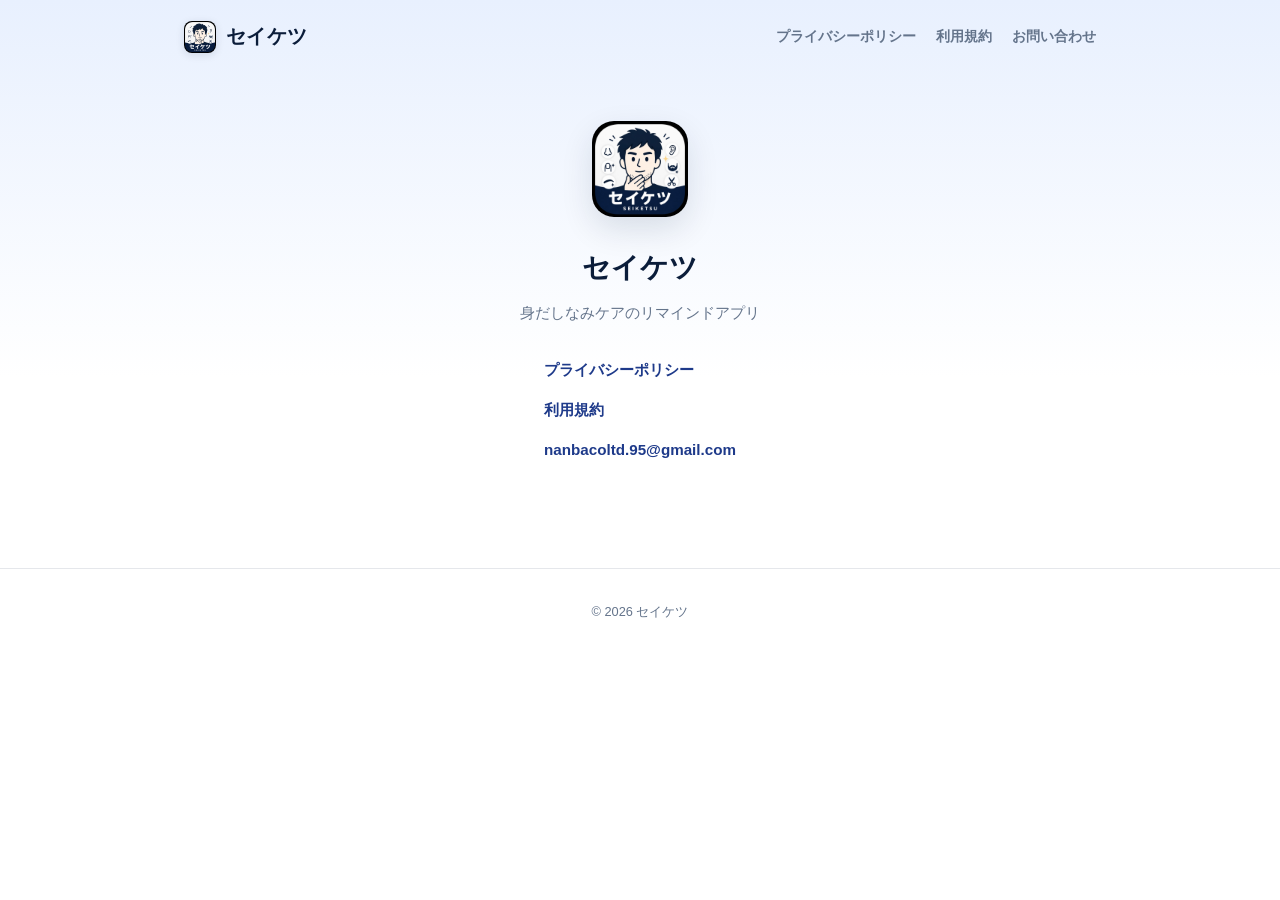
<file: app-store-lp/index.html>
<!DOCTYPE html>
<html lang="ja">
<head>
  <meta charset="UTF-8">
  <meta name="viewport" content="width=device-width, initial-scale=1">
  <title>セイケツ</title>
  <link rel="stylesheet" href="styles.css">
  <link rel="icon" href="images/app-icon.png" type="image/png">
</head>
<body>
  <header class="site-header">
    <a class="logo logo-with-icon" href="index.html">
      <img src="images/app-icon.png" alt="" width="32" height="32" class="logo-icon">
      セイケツ
    </a>
    <nav class="nav">
      <a href="privacy.html">プライバシーポリシー</a>
      <a href="terms.html">利用規約</a>
      <a href="mailto:nanbacoltd.95@gmail.com">お問い合わせ</a>
    </nav>
  </header>

  <main class="minimal-main">
    <img src="images/app-icon.png" alt="セイケツ" width="96" height="96" class="app-icon">
    <p class="app-name">セイケツ</p>
    <p class="app-desc">身だしなみケアのリマインドアプリ</p>
    <ul class="link-list">
      <li><a href="privacy.html">プライバシーポリシー</a></li>
      <li><a href="terms.html">利用規約</a></li>
      <li><a href="mailto:nanbacoltd.95@gmail.com">nanbacoltd.95@gmail.com</a></li>
    </ul>
  </main>

  <footer class="site-footer">
    <p>© 2026 セイケツ</p>
  </footer>
</body>
</html>
</file>
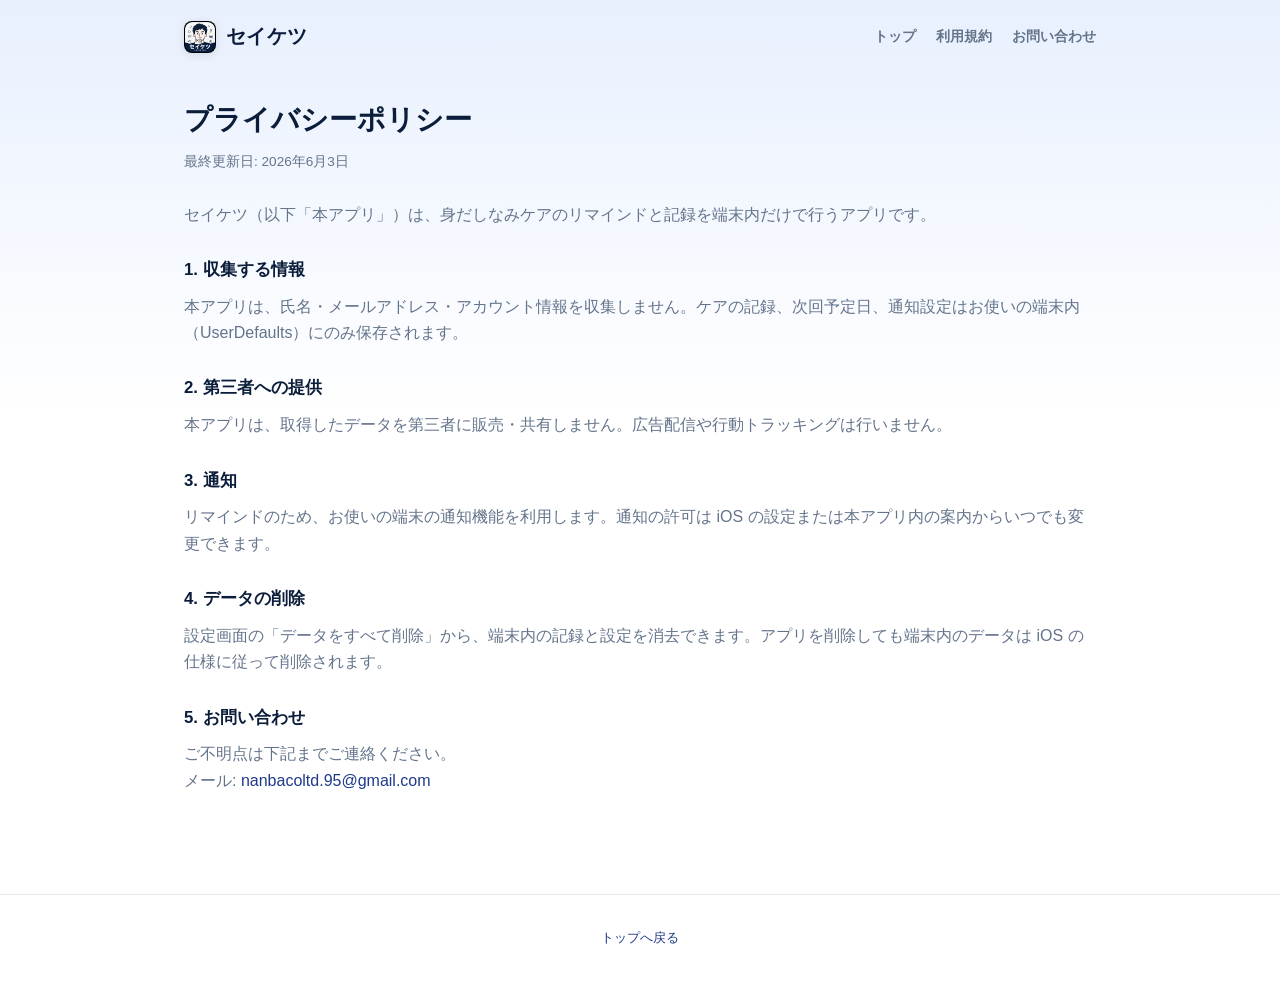
<file: app-store-lp/privacy.html>
<!DOCTYPE html>
<html lang="ja">
<head>
  <meta charset="UTF-8">
  <meta name="viewport" content="width=device-width, initial-scale=1">
  <title>プライバシーポリシー | セイケツ</title>
  <link rel="icon" href="images/app-icon.png" type="image/png">
  <link rel="stylesheet" href="styles.css">
</head>
<body>
  <header class="site-header">
    <a class="logo logo-with-icon" href="index.html">
      <img src="images/app-icon.png" alt="" width="32" height="32" class="logo-icon">
      セイケツ
    </a>
    <nav class="nav">
      <a href="index.html">トップ</a>
      <a href="terms.html">利用規約</a>
      <a href="mailto:nanbacoltd.95@gmail.com">お問い合わせ</a>
    </nav>
  </header>

  <main class="legal-page">
    <h1>プライバシーポリシー</h1>
    <p class="updated">最終更新日: 2026年6月3日</p>

    <p>セイケツ（以下「本アプリ」）は、身だしなみケアのリマインドと記録を端末内だけで行うアプリです。</p>

    <h2>1. 収集する情報</h2>
    <p>本アプリは、氏名・メールアドレス・アカウント情報を収集しません。ケアの記録、次回予定日、通知設定はお使いの端末内（UserDefaults）にのみ保存されます。</p>

    <h2>2. 第三者への提供</h2>
    <p>本アプリは、取得したデータを第三者に販売・共有しません。広告配信や行動トラッキングは行いません。</p>

    <h2>3. 通知</h2>
    <p>リマインドのため、お使いの端末の通知機能を利用します。通知の許可は iOS の設定または本アプリ内の案内からいつでも変更できます。</p>

    <h2>4. データの削除</h2>
    <p>設定画面の「データをすべて削除」から、端末内の記録と設定を消去できます。アプリを削除しても端末内のデータは iOS の仕様に従って削除されます。</p>

    <h2>5. お問い合わせ</h2>
    <p>ご不明点は下記までご連絡ください。<br>
    メール: <a href="mailto:nanbacoltd.95@gmail.com">nanbacoltd.95@gmail.com</a></p>
  </main>

  <footer class="site-footer">
    <p><a href="index.html">トップへ戻る</a></p>
  </footer>
</body>
</html>
</file>
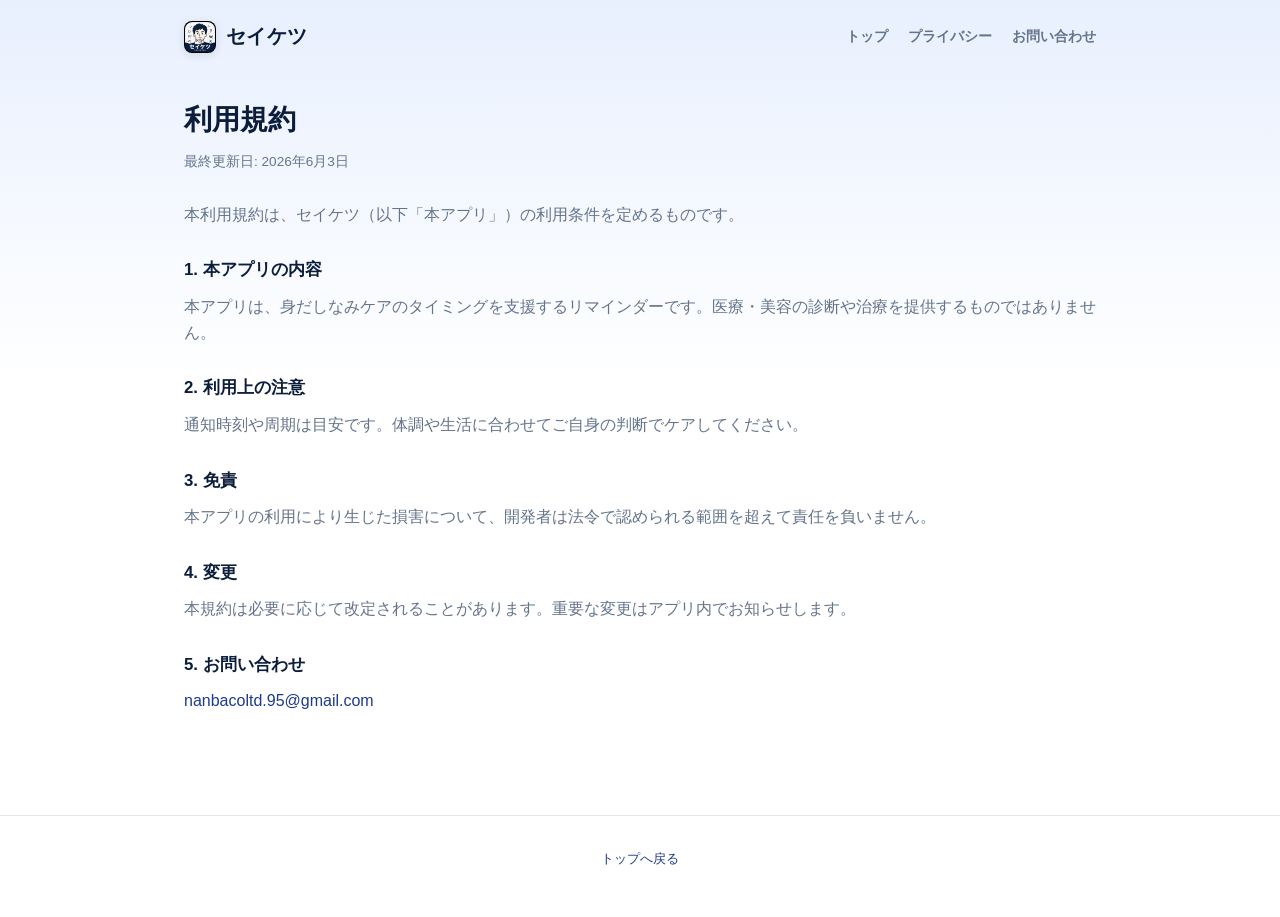
<file: app-store-lp/terms.html>
<!DOCTYPE html>
<html lang="ja">
<head>
  <meta charset="UTF-8">
  <meta name="viewport" content="width=device-width, initial-scale=1">
  <title>利用規約 | セイケツ</title>
  <link rel="icon" href="images/app-icon.png" type="image/png">
  <link rel="stylesheet" href="styles.css">
</head>
<body>
  <header class="site-header">
    <a class="logo logo-with-icon" href="index.html">
      <img src="images/app-icon.png" alt="" width="32" height="32" class="logo-icon">
      セイケツ
    </a>
    <nav class="nav">
      <a href="index.html">トップ</a>
      <a href="privacy.html">プライバシー</a>
      <a href="mailto:nanbacoltd.95@gmail.com">お問い合わせ</a>
    </nav>
  </header>

  <main class="legal-page">
    <h1>利用規約</h1>
    <p class="updated">最終更新日: 2026年6月3日</p>

    <p>本利用規約は、セイケツ（以下「本アプリ」）の利用条件を定めるものです。</p>

    <h2>1. 本アプリの内容</h2>
    <p>本アプリは、身だしなみケアのタイミングを支援するリマインダーです。医療・美容の診断や治療を提供するものではありません。</p>

    <h2>2. 利用上の注意</h2>
    <p>通知時刻や周期は目安です。体調や生活に合わせてご自身の判断でケアしてください。</p>

    <h2>3. 免責</h2>
    <p>本アプリの利用により生じた損害について、開発者は法令で認められる範囲を超えて責任を負いません。</p>

    <h2>4. 変更</h2>
    <p>本規約は必要に応じて改定されることがあります。重要な変更はアプリ内でお知らせします。</p>

    <h2>5. お問い合わせ</h2>
    <p><a href="mailto:nanbacoltd.95@gmail.com">nanbacoltd.95@gmail.com</a></p>
  </main>

  <footer class="site-footer">
    <p><a href="index.html">トップへ戻る</a></p>
  </footer>
</body>
</html>
</file>
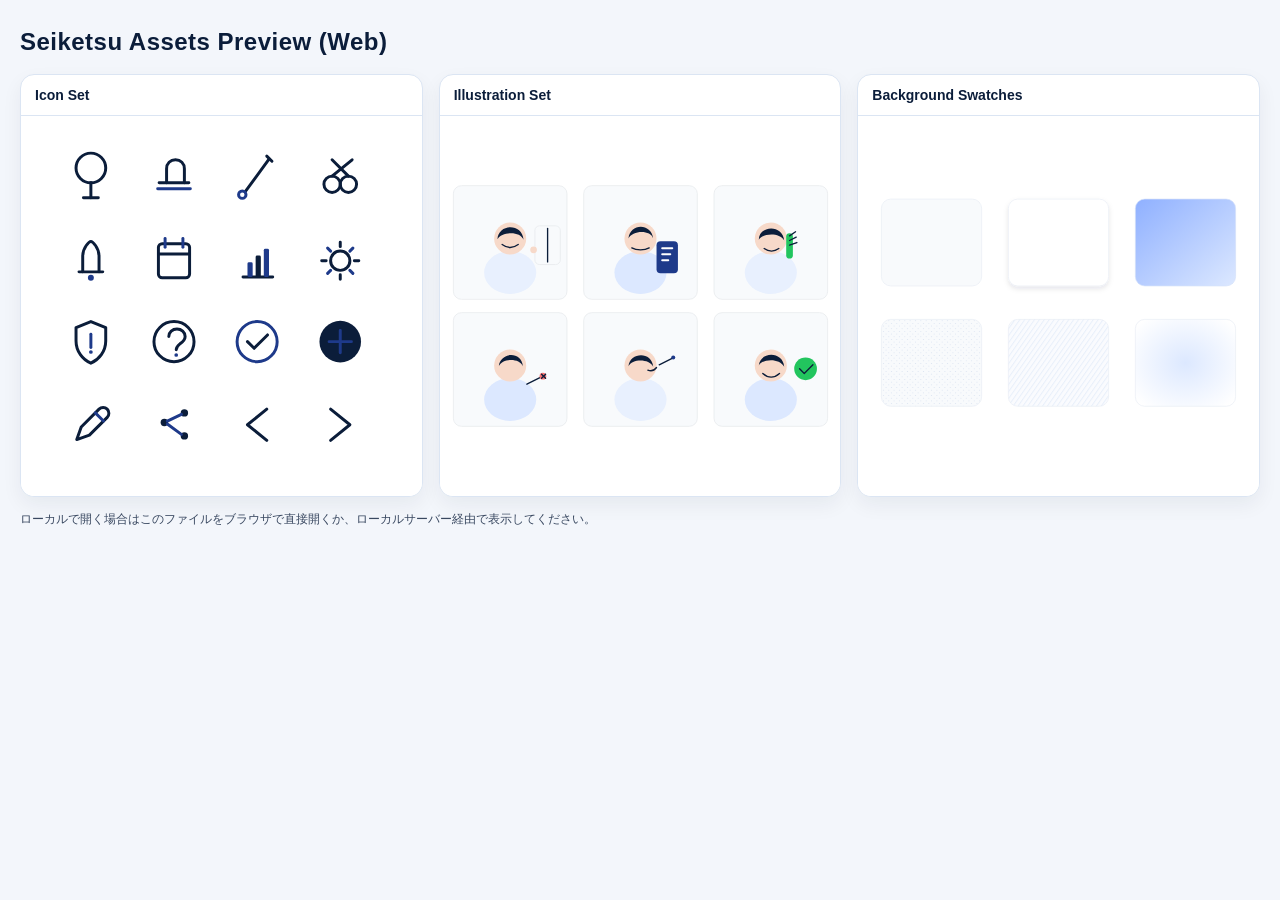
<file: design-assets-generated/preview.html>
<!doctype html>
<html lang="ja">
<head>
  <meta charset="UTF-8" />
  <meta name="viewport" content="width=device-width, initial-scale=1.0" />
  <title>Seiketsu Design Assets Preview</title>
  <style>
    :root {
      --bg: #f3f6fb;
      --card: #ffffff;
      --line: #dbe5f3;
      --text: #0b1d3a;
    }
    * { box-sizing: border-box; }
    body {
      margin: 0;
      font-family: -apple-system, BlinkMacSystemFont, "Segoe UI", Roboto, "Hiragino Kaku Gothic ProN", "Noto Sans JP", sans-serif;
      background: var(--bg);
      color: var(--text);
    }
    .wrap {
      max-width: 1280px;
      margin: 0 auto;
      padding: 28px 20px 40px;
    }
    h1 {
      margin: 0 0 18px;
      font-size: 24px;
      letter-spacing: 0.02em;
    }
    .grid {
      display: grid;
      grid-template-columns: repeat(auto-fit, minmax(320px, 1fr));
      gap: 16px;
    }
    .card {
      background: var(--card);
      border: 1px solid var(--line);
      border-radius: 14px;
      overflow: hidden;
      box-shadow: 0 8px 20px rgba(11, 29, 58, 0.06);
    }
    .card h2 {
      margin: 0;
      padding: 12px 14px;
      border-bottom: 1px solid var(--line);
      font-size: 14px;
      font-weight: 700;
    }
    .asset {
      width: 100%;
      height: 380px;
      border: 0;
      display: block;
      background: #fff;
    }
    .note {
      margin-top: 14px;
      font-size: 12px;
      opacity: 0.8;
    }
  </style>
</head>
<body>
  <main class="wrap">
    <h1>Seiketsu Assets Preview (Web)</h1>
    <section class="grid">
      <article class="card">
        <h2>Icon Set</h2>
        <object class="asset" type="image/svg+xml" data="./seiketsu_icon_set.svg"></object>
      </article>
      <article class="card">
        <h2>Illustration Set</h2>
        <object class="asset" type="image/svg+xml" data="./seiketsu_illustration_set.svg"></object>
      </article>
      <article class="card">
        <h2>Background Swatches</h2>
        <object class="asset" type="image/svg+xml" data="./seiketsu_bg_swatches.svg"></object>
      </article>
    </section>
    <p class="note">ローカルで開く場合はこのファイルをブラウザで直接開くか、ローカルサーバー経由で表示してください。</p>
  </main>
</body>
</html>
</file>
<file: app-store-lp/styles.css>
:root {
  --primary: #0b1d3a;
  --accent: #1e3a8a;
  --secondary: #64748b;
  --light: #e8f0fe;
  --surface: #ffffff;
  --border: #e5e7eb;
  --radius: 16px;
  --font: -apple-system, BlinkMacSystemFont, "Hiragino Sans", "Noto Sans JP", sans-serif;
}

* { box-sizing: border-box; margin: 0; padding: 0; }

body {
  font-family: var(--font);
  color: var(--primary);
  background: linear-gradient(180deg, var(--light) 0%, var(--surface) 42%);
  line-height: 1.65;
  min-height: 100vh;
}

a { color: var(--accent); text-decoration: none; }
a:hover { text-decoration: underline; }

.site-header {
  display: flex;
  align-items: center;
  justify-content: space-between;
  padding: 20px 24px;
  max-width: 960px;
  margin: 0 auto;
}

.logo {
  font-size: 1.25rem;
  font-weight: 800;
  color: var(--primary);
  letter-spacing: 0.02em;
}

.logo-with-icon {
  display: inline-flex;
  align-items: center;
  gap: 10px;
}

.logo-with-icon:hover { text-decoration: none; }

.logo-icon {
  border-radius: 8px;
  box-shadow: 0 2px 8px rgba(11, 29, 58, 0.12);
}

.app-icon {
  border-radius: 22px;
  box-shadow: 0 12px 32px rgba(11, 29, 58, 0.12);
  margin-bottom: 20px;
}

.nav {
  display: flex;
  gap: 20px;
  font-size: 0.875rem;
  font-weight: 600;
}

.nav a { color: var(--secondary); }
.nav a:hover { color: var(--primary); }

main {
  max-width: 960px;
  margin: 0 auto;
  padding: 24px 24px 64px;
}

.minimal-main {
  padding: 48px 0 80px;
  text-align: center;
}

.minimal-main .app-name {
  font-size: 1.75rem;
  font-weight: 800;
  margin-bottom: 8px;
}

.minimal-main .app-desc {
  font-size: 0.95rem;
  color: var(--secondary);
  margin-bottom: 32px;
}

.link-list {
  list-style: none;
  display: inline-flex;
  flex-direction: column;
  gap: 14px;
  text-align: left;
}

.link-list a {
  font-size: 0.95rem;
  font-weight: 600;
}

.hero {
  padding: 48px 0 56px;
}

.eyebrow {
  font-size: 0.8rem;
  font-weight: 700;
  color: var(--accent);
  text-transform: uppercase;
  letter-spacing: 0.08em;
  margin-bottom: 12px;
}

.hero h1 {
  font-size: clamp(2.2rem, 6vw, 3rem);
  font-weight: 800;
  line-height: 1.2;
  margin-bottom: 20px;
}

.lead {
  font-size: 1.05rem;
  color: var(--secondary);
  max-width: 520px;
  margin-bottom: 28px;
}

.hero-actions {
  display: flex;
  flex-wrap: wrap;
  gap: 12px;
  align-items: center;
}

.badge {
  display: inline-block;
  padding: 10px 18px;
  background: var(--primary);
  color: #fff;
  font-size: 0.875rem;
  font-weight: 700;
  border-radius: 999px;
}

.btn {
  display: inline-block;
  padding: 12px 20px;
  font-weight: 700;
  font-size: 0.9rem;
  border-radius: 12px;
  transition: transform 0.15s, box-shadow 0.15s;
}

.btn:hover {
  text-decoration: none;
  transform: translateY(-1px);
}

.btn-secondary {
  background: var(--surface);
  color: var(--primary);
  border: 1px solid var(--border);
  box-shadow: 0 4px 14px rgba(11, 29, 58, 0.06);
}

.features h2,
.legal-links h2 {
  font-size: 1.25rem;
  margin-bottom: 20px;
}

.grid {
  display: grid;
  grid-template-columns: repeat(auto-fit, minmax(200px, 1fr));
  gap: 16px;
  margin-bottom: 48px;
}

.card {
  background: var(--surface);
  border: 1px solid var(--border);
  border-radius: var(--radius);
  padding: 20px;
  box-shadow: 0 8px 24px rgba(11, 29, 58, 0.05);
  transition: border-color 0.2s, box-shadow 0.2s;
}

.card:hover {
  border-color: rgba(30, 58, 138, 0.25);
  box-shadow: 0 12px 28px rgba(11, 29, 58, 0.08);
}

.card-icon { font-size: 1.5rem; display: block; margin-bottom: 10px; }

.card h3 {
  font-size: 1rem;
  margin-bottom: 8px;
}

.card p {
  font-size: 0.875rem;
  color: var(--secondary);
}

.legal-links ul {
  list-style: none;
  margin-bottom: 16px;
}

.legal-links li {
  padding: 12px 0;
  border-bottom: 1px solid var(--border);
  font-size: 0.95rem;
}

.note {
  font-size: 0.8rem;
  color: var(--secondary);
  background: var(--light);
  padding: 14px 16px;
  border-radius: 12px;
}

.legal-page h1 {
  font-size: 1.75rem;
  margin-bottom: 8px;
}

.legal-page .updated {
  font-size: 0.85rem;
  color: var(--secondary);
  margin-bottom: 28px;
}

.legal-page h2 {
  font-size: 1.05rem;
  margin: 28px 0 10px;
}

.legal-page p {
  color: var(--secondary);
  margin-bottom: 12px;
}

.site-footer {
  text-align: center;
  padding: 32px 24px 48px;
  font-size: 0.8rem;
  color: var(--secondary);
  border-top: 1px solid var(--border);
  margin-top: 24px;
}

.site-footer p + p { margin-top: 8px; }

@media (max-width: 600px) {
  .nav { gap: 12px; font-size: 0.8rem; }
  .hero { padding-top: 24px; }
}
</file>
